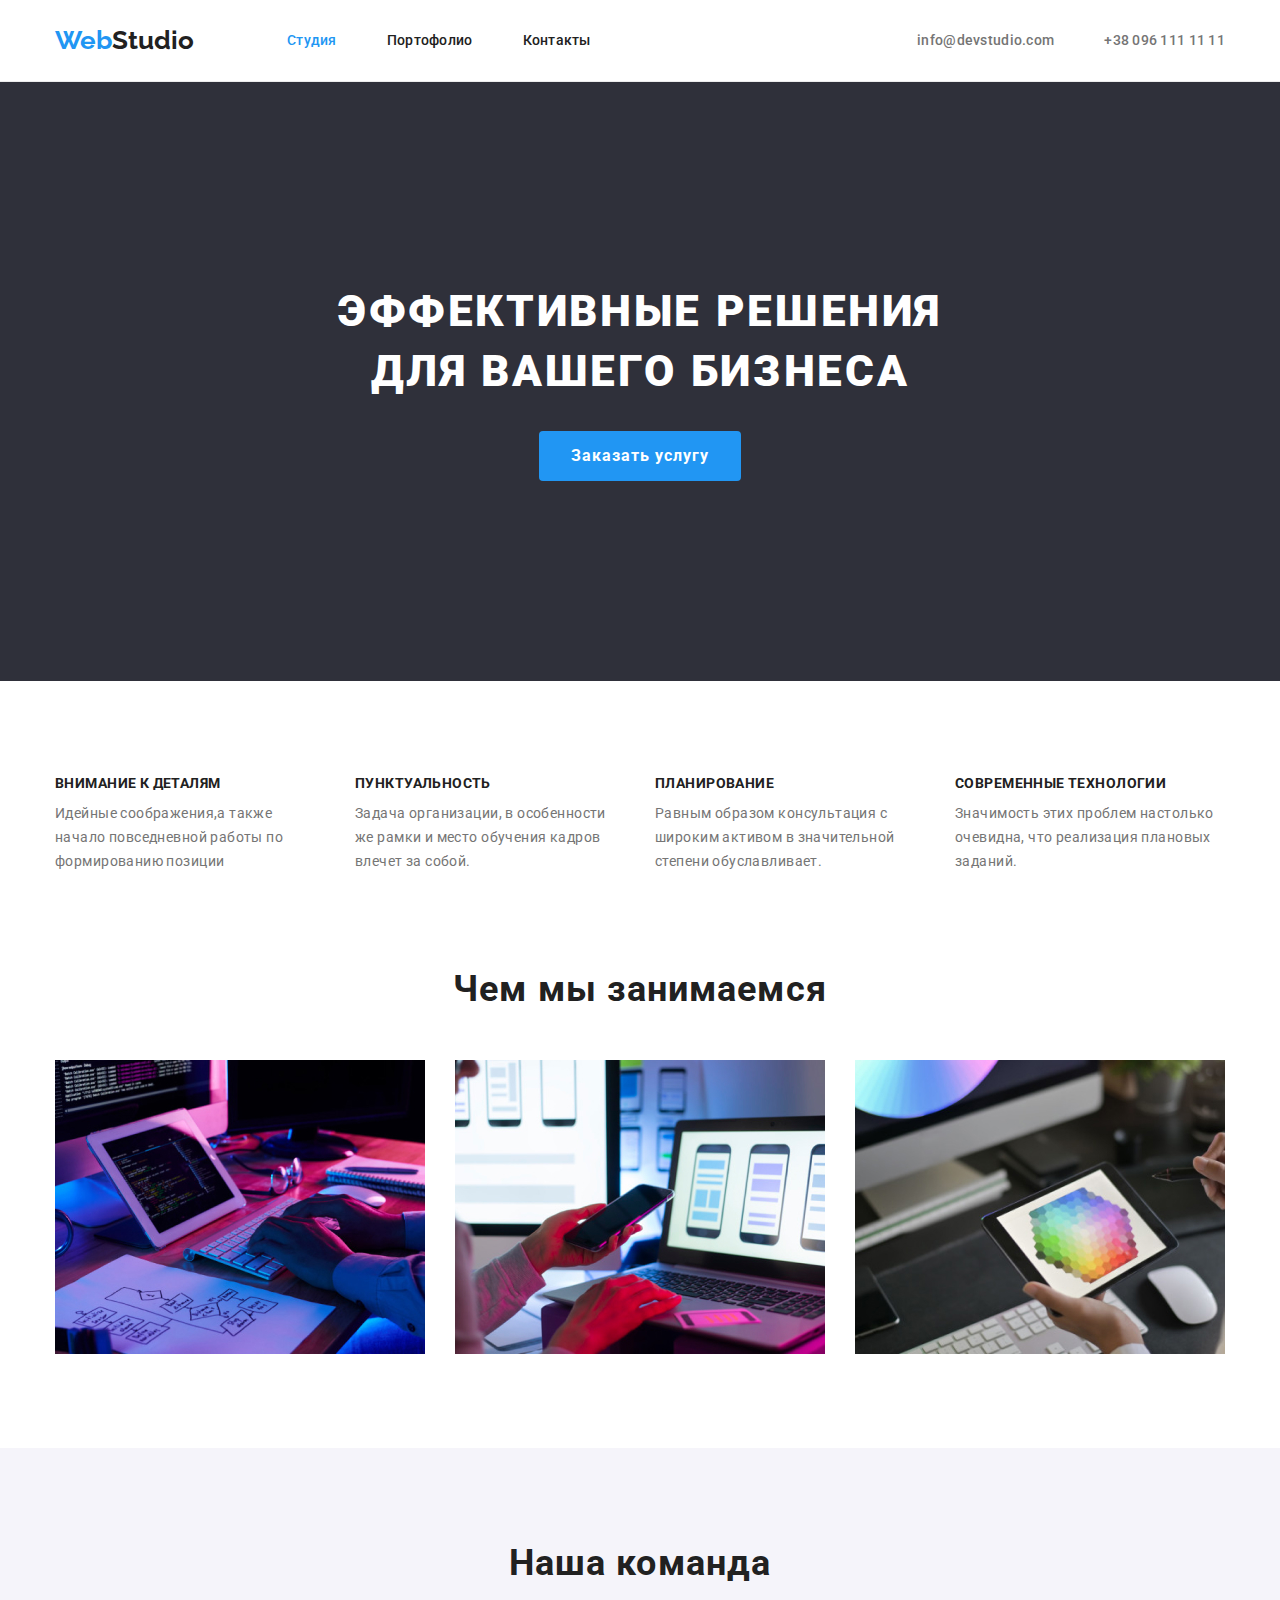
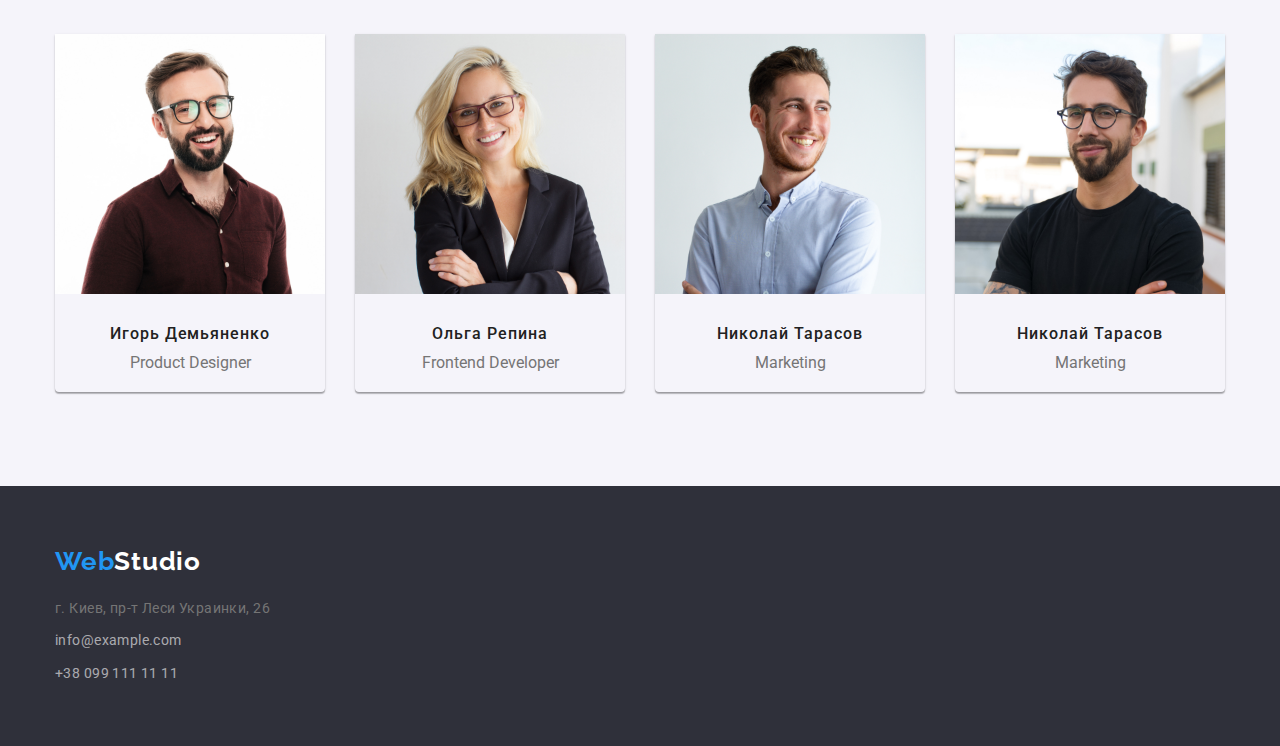
<file: index.html>
<!DOCTYPE html>
<html lang="ru">
  <head>
    <meta charset="UTF-8" />
    <meta name="viewport" content="width=device-width, initial-scale=1.0" />
    <title>WebStudio</title>
    <link rel="preconnect" href="https://fonts.gstatic.com" />
    <link
      href="https://fonts.googleapis.com/css2?family=Raleway:wght@700&family=Roboto:wght@400;500;700;900&display=swap"
      rel="stylesheet"
    />
    <link
      rel="stylesheet"
      href="https://cdnjs.cloudflare.com/ajax/libs/modern-normalize/1.0.0/modern-normalize.min.css"
    />
    <link rel="stylesheet" href="./css/modern-normalize.css">
    <link rel="stylesheet" href="./css/style.css" />
  </head>
  <body>
    <!-- HEADER -->
    <header class="header">
      <div class="container header-container">
        <nav class="header-navigation">
          <a href="#" lang="en" class="header-logo"
            ><span class="logo-decor">Web</span>Studio</a
          >
          <ul class="header-nav-list">
            <li><a class="header-nav-link current" href="#">Студия</a></li>
            <li>
              <a class="header-nav-link" href="./portfolio.html">Портофолио</a>
            </li>
            <li><a class="header-nav-link" href="#">Контакты</a></li>
          </ul>
        </nav>
        <ul class="header-contacts">
          <li>
            <a class="header-contact" href="mailto:info@devstudio.com"
              >info@devstudio.com</a
            >
          </li>
          <li>
            <a class="header-contact" href="tel:+380961111111"
              >+38 096 111 11 11</a
            >
          </li>
        </ul>
      </div>
    </header>

  <main>
    <section class="hero">
      <div class="container">
        <h1 class="title">Эффективные решения<br>для вашего бизнеса</h1>
        <button class="hero-btn">Заказать услугу</button>
      </div>
    </section>
    <section class="section-advantages">
      <div class="container">
        <!-- <div class="container-adv-cards"> -->
        <ul class="advantages-paragraph">
          <li class="advantages-item">
            <h3 class="advantages">Внимание к деталям</h3>
            <p class="text-advantages">Идейные соображения,а также<br>начало повседневной работы
              по<br>формированию позиции</p>
          </li>
          <li class="advantages-item">
            <h3 class="advantages">Пунктуальность</h3>
            <p class="text-advantages">Задача организации, в особенности<br>же рамки и место обучения
              кадров<br>влечет за собой.</p>
          </li>
          <li class="advantages-item">
            <h3 class="advantages">Планирование</h3>
            <p class="text-advantages">Равным образом консультация с<br>широким активом в
              значительной<br>степени обуславливает.</p>
          </li>
          <li class="advantages-item">
            <h3 class="advantages">Современные технологии</h3>
            <p class="text-advantages">Значимость этих проблем настолько<br>очевидна, что реализация
              плановых<br>заданий.</p>
          </li>
        </ul>
      </div>
    </section>
    <section class="we-doing">
      <div class="container">
        <h2 class="sect-header">Чем мы занимаемся</h2>
        <ul class="advantages-img">
          <li class="img-items">
            <img src="./images/img1.jpg" alt="img1" width="370" height="294">
          </li>
          <li class="img-items">
            <img src="./images/img2.jpg" alt="img2" width="370" height="294">
          </li>
          <li class="img-items">
            <img src="./images/img3.jpg" alt="img3" width="370" height="294">
          </li>
        </ul>
      </div>
    </section>
    <section class="team">
      <div class="team-container container">
        <h2 class="team-title">Наша команда</h2>
        <ul class="team-list">
          <li class="team-list-item">
            <img src="./images/img4.jpg" alt="Игорь Демьяненко" width="270" height="260">
            <div class="team-name">
              <h3 class="team-title-name">Игорь Демьяненко</h3>
              <p class="team-text" lang="en">Product Designer</p>
            </div>
          </li>
          <li class="team-list-item">
            <img src="./images/img5.jpg" alt="Ольга Репина" width="270" height="260">
            <div class="team-name">
              <h3 class="team-title-name">Ольга Репина</h3>
              <p class="team-text" lang="en">Frontend Developer</p>
            </div>
          </li>
          <li class="team-list-item">
            <img src="./images/img6.jpg" alt="Николай Тарасов" width="270" height="260">
            <div class="team-name">
              <h3 class="team-title-name">Николай Тарасов</h3>
              <p class="team-text" lang="en">Marketing</p>
            </div>
          </li>
          <li class="team-list-item">
            <img src="./images/img7.jpg" alt="Михаил Ермаков" width="270" height="260">
            <div class="team-name">
              <h3 class="team-title-name">Николай Тарасов</h3>
              <p class="team-text" lang="en">Marketing</p>
            </div>
          </li>
        </ul>
      </div>
    </section>
  </main>
  <footer class="footer" id="contacts">
    <div class="container">
      <a href="./index.html" class="logo"><span class="web">Web</span>Studio</a>
      <address>
        <p>г. Киев, пр-т Леси Украинки, 26</p>
        <ul class="footer__contacts">
          <li class="footer__item">
            <a class="footer__contact" href="mailto:info@example.com">info@example.com</a>
          </li>
          <li class="footer__item">
            <a class="footer__contact" href="tel:+380991111111">+38 099 111 11 11</a>
          </li>
        </ul>
      </address>
    </div>
  </footer>
  </body>
</html>
</file>
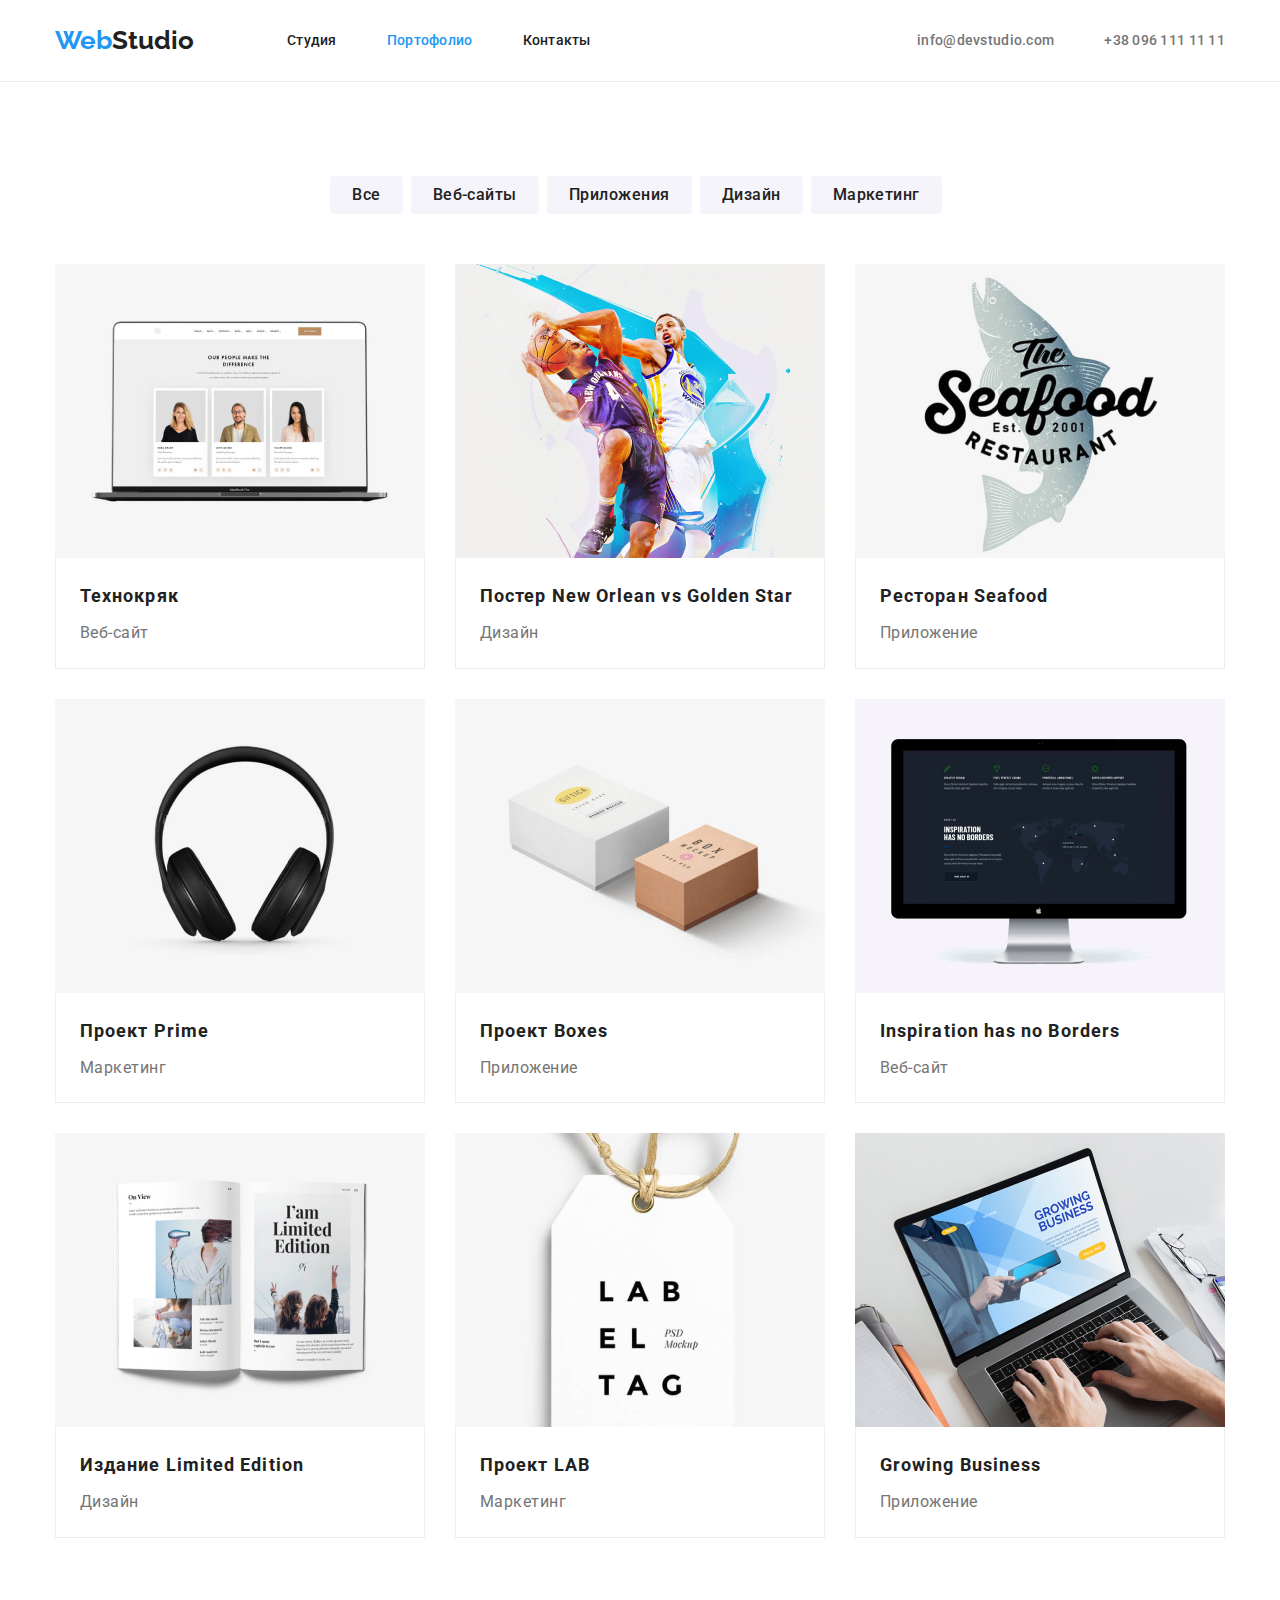
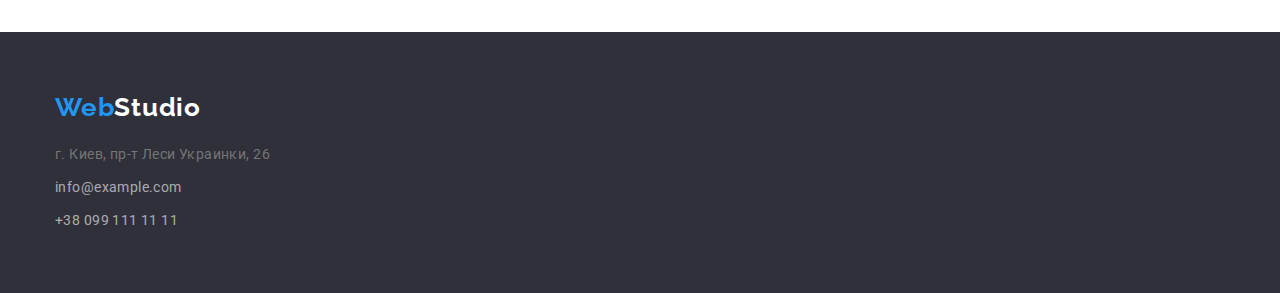
<file: portfolio.html>
<!DOCTYPE html>
<html lang="ru">
<head>
    <meta charset="UTF-8">
    <meta http-equiv="X-UA-Compatible" content="IE=edge">
    <meta name="viewport" content="width=device-width, initial-scale=1.0">
    <title>Portfolio</title>
    <link rel="preconnect" href="https://fonts.gstatic.com" />
    <link href="https://fonts.googleapis.com/css2?family=Raleway:wght@700&family=Roboto:wght@400;500;700;900&display=swap"
        rel="stylesheet" />
    <link rel="stylesheet" href="https://cdnjs.cloudflare.com/ajax/libs/modern-normalize/1.0.0/modern-normalize.min.css" />
    <link rel="stylesheet" href="./css/modern-normalize.css">
    <link rel="stylesheet" href="./css/style.css" />
    </head>
    
    <body>
        <header class="header">
            <div class="container header-container">
                <nav class="header-navigation">
                    <a href="#" lang="en" class="header-logo"><span class="logo-decor">Web</span>Studio</a>
                    <ul class="header-nav-list">
                        <li><a class="header-nav-link" href="./index.html">Студия</a></li>
                        <li>
                            <a class="header-nav-link current" href="./portfolio.html">Портофолио</a>
                        </li>
                        <li><a class="header-nav-link" href="#">Контакты</a></li>
                    </ul>
                </nav>
                <ul class="header-contacts">
                    <li>
                        <a class="header-contact" href="mailto:info@devstudio.com">info@devstudio.com</a>
                    </li>
                    <li>
                        <a class="header-contact" href="tel:+380961111111">+38 096 111 11 11</a>
                    </li>
                </ul>
            </div>
        </header>
        <main>
            <section class="portfolio">
                <div class="container">
                    <!-- <h2></h2> -->
                    <ul class="active-btn">
                        <li>
                            <button class="portfolio-btn" id="active">Все</button>
                        </li>
                        <li>
                            <button class="portfolio-btn">Веб-сайты</button>
                        </li>
                        <li>
                            <button class="portfolio-btn">Приложения</button>
                        </li>
                        <li>
                            <button class="portfolio-btn">Дизайн</button>
                        </li>
                        <li>
                            <button class="portfolio-btn">Маркетинг</button>
                        </li>
                    </ul>
                        <ul class="card-set">
                            <li class="item">
                                <img src="./images/технокряк.jpg" alt="Технокряк" width="370" height="294">
                                <div class="port-cards">
                                    <h3 class="port-img">Технокряк</h3>
                                    <p class="port-img-text">Веб-сайт</p>
                                </div>
                            </li>
                            <li class="item">
                                <img src="./images/постер-star.jpg" alt="Постер New Orlean vs Golden Star" width="370"
                                    height="294">
                                <div class="port-cards">
                                    <h3 class="port-img">Постер New Orlean vs Golden Star</h3>
                                    <p class="port-img-text">Дизайн</p>
                                </div>
                            </li>
                            <li class="item">
                                <img src="./images/ресторан.jpg" alt="Ресторан Seafood" width="370" height="294">
                                <div class="port-cards">
                                    <h3 class="port-img">Ресторан Seafood</h3>
                                    <p class="port-img-text">Приложение</p>
                                </div>
                            </li>
                            <li class="item">
                                <img src="./images/проект-prime.jpg" alt="Проект Prime" width="370" height="294">
                                <div class="port-cards">
                                    <h3 class="port-img">Проект Prime</h3>
                                    <p class="port-img-text">Маркетинг</p>
                                </div>
                            </li>
                            <li class="item">
                                <img src="./images/проект-boxes.jpg" alt="Проект Boxes" width="370" height="294">
                                <div class="port-cards">
                                    <h3 class="port-img">Проект Boxes</h3>
                                    <p class="port-img-text">Приложение</p>
                                </div>
                            </li>
                            <li class="item">
                                <img src="./images/inspiration.jpg" alt="Inspiration has no Borders" width="370"
                                    height="294">
                                <div class="port-cards">
                                    <h3 class="port-img">Inspiration has no Borders</h3>
                                    <p class="port-img-text">Веб-сайт</p>
                                </div>
                            </li>
                            <li class="item">
                                <img src="./images/издание.jpg" alt="Издание Limited Edition" width="370" height="294">
                                <div class="port-cards">
                                    <h3 class="port-img">Издание Limited Edition</h3>
                                    <p class="port-img-text">Дизайн</p>
                                </div>
                            </li>
                            <li class="item">
                                <img src="./images/проект-lab.jpg" alt="Проект LAB" width="370" height="294">
                                <div class="port-cards">
                                    <h3 class="port-img">Проект LAB</h3>
                                    <p class="port-img-text">Маркетинг</p>
                                </div>
                            </li>
                            <li class="item">
                                <img src="./images/growing.jpg" alt="Growing Business" width="370" height="294">
                                <div class="port-cards">
                                    <h3 class="port-img">Growing Business</h3>
                                    <p class="port-img-text">Приложение</p>
                                </div>
                            </li>
                        </ul>
                    </div>
            </section>
        </main>
        <footer class="footer" id="contacts">
            <div class="container">
                <a href="./index.html" class="logo"><span class="web">Web</span>Studio</a>
                <address>
                    <p>г. Киев, пр-т Леси Украинки, 26</p>
                    <ul class="footer__contacts">
                        <li class="footer__item">
                            <a class="footer__contact" href="mailto:info@example.com">info@example.com</a>
                        </li>
                        <li class="footer__item">
                            <a class="footer__contact" href="tel:+380991111111">+38 099 111 11 11</a>
                        </li>
                    </ul>
                </address>
            </div>
        </footer>
    
    </body>
</html>
</file>
<file: css/style.css>
:root {
  --border-color: #eeeeee;
  --white-text: rgba(255, 255, 255, 1);
  --black-text: rgba(33, 33, 33, 1);
  --grey-text: rgba(117, 117, 117, 1);
  --white-text-op60: rgba(255, 255, 255, 0.6);
  --blue-text: rgba(33, 150, 243, 1);
  --hero-background: rgba(47, 48, 58, 1);
  --team-background: rgba(245, 244, 250, 1);
  --border-bottom: #ececec;
}
.logo {
  font-family: 'Raleway', sans-serif;
  font-weight: 700;
  font-size: 26px;
  line-height: 1.17;
  letter-spacing: 0.03em;
  padding-top: 24px;
  padding-bottom: 25px;
}

.web {
  color: var(--blue-text);
}

a {
  text-decoration: none;
}

body {
  font-family: 'Roboto', sans-serif;
}

img {
  display: block;
  max-width: 100%;
  height: auto;
}

section {
  padding: 94px 0;
}
address {
  font-style: normal;
}
button {
  font-family: inherit;
  border-radius: 4px;
  letter-spacing: 0.06em;
  cursor: pointer;
  border: none;
}
button,
button:active,
button:focus {
  outline: none;
}
* {
  text-decoration: none;
  margin: 0;
  padding: 0;
  border: none;
}

h2,
h3 {
  font-weight: 700;
  color: var(--black-text);
  letter-spacing: 0.06em;
}
a {
  text-decoration: none;
}
p {
  color: var(--grey-text);
}
ul,
ol {
  list-style-type: none;
}
img {
  display: block;
}
.container {
  max-width: 1200px;
  margin-left: auto;
  margin-right: auto;
  padding-left: 15px;
  padding-right: 15px;
}
.logo-decor {
  color: var(--blue-text);
}

/*=== HEADER ===*/
.header {
  border-bottom: 1px solid var(--border-bottom);
}
.header-contact {
  color: var(--black-text);
}
.header-nav-link,
.header-contact {
  display: block;
  padding: 32px 0;
  color: var(--black-text);
}
.header-nav-link:hover,
.header-contact:hover {
  color: var(--blue-text);
}
.header-container {
  display: flex;
  align-items: center;
  justify-content: space-between;
}
.header-navigation {
  display: flex;
  align-items: center;
}
.header-nav-list {
  display: flex;
}
.header-contacts {
  display: flex;
}
.header-logo {
  font-family: 'Raleway', sans-serif;
  font-weight: 700;
  font-size: 26px;
  line-height: 1.2;
  color: var(--black-text);
  margin-right: 93px;
}
.header-contacts,
.header-nav-list {
  font-weight: 500;
  font-size: 14px;
  line-height: 1.2;
  letter-spacing: 0.02em;
}
.header-nav-link {
  color: var(--black-text);
}
.header-contact {
  color: var(--grey-text);
}
.header-nav-list :not(:last-child),
.header-contacts :not(:last-child) {
  margin-right: 50px;
}
.current {
  color: var(--blue-text);
}
/* ============ */

.hero {
  background-color: var(--hero-background);
  color: var(--white-text);
  text-align: center;
  padding-top: 200px;
  padding-bottom: 200px;
}

.hero-btn {
  border: var(--blue-text);
  background: var(--blue-text);
  color: var(--white-text);
  font-family: 'Roboto', sans-serif;
  font-weight: 700;
  font-size: 16px;
  line-height: 1.87;
  letter-spacing: 0.06em;
  margin-top: 30px;
  padding: 10px 32px;
  border-radius: 4px;
}

.title {
  text-transform: uppercase;
  font-weight: 900;
  font-size: 44px;
  line-height: 1.36;
  letter-spacing: 0.06em;
}

.section-advantages {
  background-color: white;
  padding-top: 94px;
  padding-bottom: 94px;
}

.advantages-paragraph,
.advantages-img {
  display: flex;
}
.advantages-img {
  margin-top: 50px;
}
.advantages-paragraph .advantages-item {
  flex-basis: calc(100% / 4);
}

.advantages-item:not(:last-child) {
  margin-right: 30px;
}

.advantages {
  color: var(--black-text);
  font-weight: 700;
  font-size: 14px;
  line-height: 1.17;
  letter-spacing: 0.03em;
  text-transform: uppercase;
}
.advantages {
  margin-bottom: 10px;
}
.text-advantages {
  color: var(--grey-text);
  font-weight: 400;
  font-size: 14px;
  line-height: 1.71;
  letter-spacing: 0.03em;
}
/*СЕКЦИЯ ПРЕИМУЩЕСТВА*/
.we-doing {
  background: #e5e5e5;
}
.we-doing {
  background-color: white;
  padding-top: 0;
  padding-bottom: 94px;
}
.sect-header {
  color: var(--black-text);
  font-weight: 700;
  font-size: 36px;
  line-height: 1.17;
  letter-spacing: 0.03em;
  text-align: center;
}
.advantages-img .img-items {
  flex-basis: calc(100% / 3);
}

.img-items:not(:last-child) {
  margin-right: 30px;
}
/*СЕКЦИЯ КОМАНДА*/
.team-title {
  color: var(--black-text);
  font-weight: 700;
  font-size: 36px;
  line-height: 1.17;
  letter-spacing: 0.03em;
  text-align: center;
}

.team {
  background-color: var(--team-background);
  padding-top: 94px;
  padding-bottom: 94px;
}
.team-container {
  text-align: center;
}
.team-title {
  margin-bottom: 50px;
}
.team-list {
  display: flex;
}
.team-list-item {
  box-shadow: 0px 1px 3px rgba(0, 0, 0, 0.12), 0px 1px 1px rgba(0, 0, 0, 0.14),
    0px 2px 1px rgba(0, 0, 0, 0.2);
  border-radius: 0px 0px 4px 4px;
  background-color: var(--white-color);
  width: 270px;
}
.team-list-item:not(:last-child) {
  margin-right: 30px;
}
.team-name {
  padding: 30px 20px 20px;
}
.team-title-name {
  font-weight: 500;
  font-size: 16px;
  line-height: 1.2;
  margin-bottom: 10px;
}
.team-text {
  font-size: 16px;
  line-height: 1.2;
  /* margin-bottom: 30px; */
}
/*ФУТЕР*/
.footer {
  padding: 60px 0;
  background-color: var(--hero-background);
}

.footer a {
  color: var(--white-text);
}

address {
  color: var(--white-text);
  font-weight: 400;
  font-size: 14px;
  line-height: 1.71;
  letter-spacing: 0.03em;
  margin-top: 20px;
}

.footer__contacts a {
  color: var(--white-text-op60);
  font-family: 'Roboto', sans-serif;
  font-weight: 400;
  font-size: 14px;
  line-height: 1.71;
  letter-spacing: 0.03em;
}
.footer__contacts a:hover,
.footer__contacts a:focus {
  color: var(--blue-text);
}
.footer__contacts {
  margin-top: 9px;
}
.footer__item:not(:last-child) {
  margin-bottom: 9px;
}
/*ПОРТФОЛИО*/
.portfolio {
  background-color: white;
  padding-top: 94px;
  padding-bottom: 94px;
}

.portfolio-btn.active,
.portfolio-btn:hover,
.portfolio-btn:focus {
  color: var(--white-text);
  background-color: var(--blue-text);
}

.portfolio-btn {
  padding: 6px 22px;
  border-radius: 4px;
}

.active-btn {
  display: flex;
  justify-content: center;
}

.active-btn li {
  margin-right: 8px;
}

.portfolio-btn {
  border: var(--team-background);
  background: var(--team-background);
  color: var(--black-text);
  font-family: 'Roboto', sans-serif;
  font-weight: 500;
  font-size: 16px;
  line-height: 1.62;
  letter-spacing: 0.03em;
}

.card-set {
  display: flex;
  flex-wrap: wrap;
  margin-left: -30px;
  margin-top: -30px;
}
.active-btn {
  margin-bottom: 50px;
}
/* .container-cards {
  margin-left: auto;
  margin-right: auto;
  margin-top: 50px;
} */

.card-set .item {
  flex-basis: calc(100% / 3 - 30px);
  margin-left: 30px;
  margin-top: 30px;
}

.port-img {
  color: var(--black-text);
  font-weight: 700;
  font-size: 18px;
  line-height: 2;
  letter-spacing: 0.06em;
  margin-bottom: 4px;
}

.port-img-text {
  color: var(--grey-text);
  font-weight: 400;
  font-size: 16px;
  line-height: 1.87;
  letter-spacing: 0.03em;
}

.port-cards {
  border-bottom: 1px solid #eeeeee;
  border-right: 1px solid #eeeeee;
  border-left: 1px solid #eeeeee;
  padding-top: 20px;
  padding-left: 24px;
  padding-bottom: 20px;
  padding-bottom: 20px;
}
</file>
